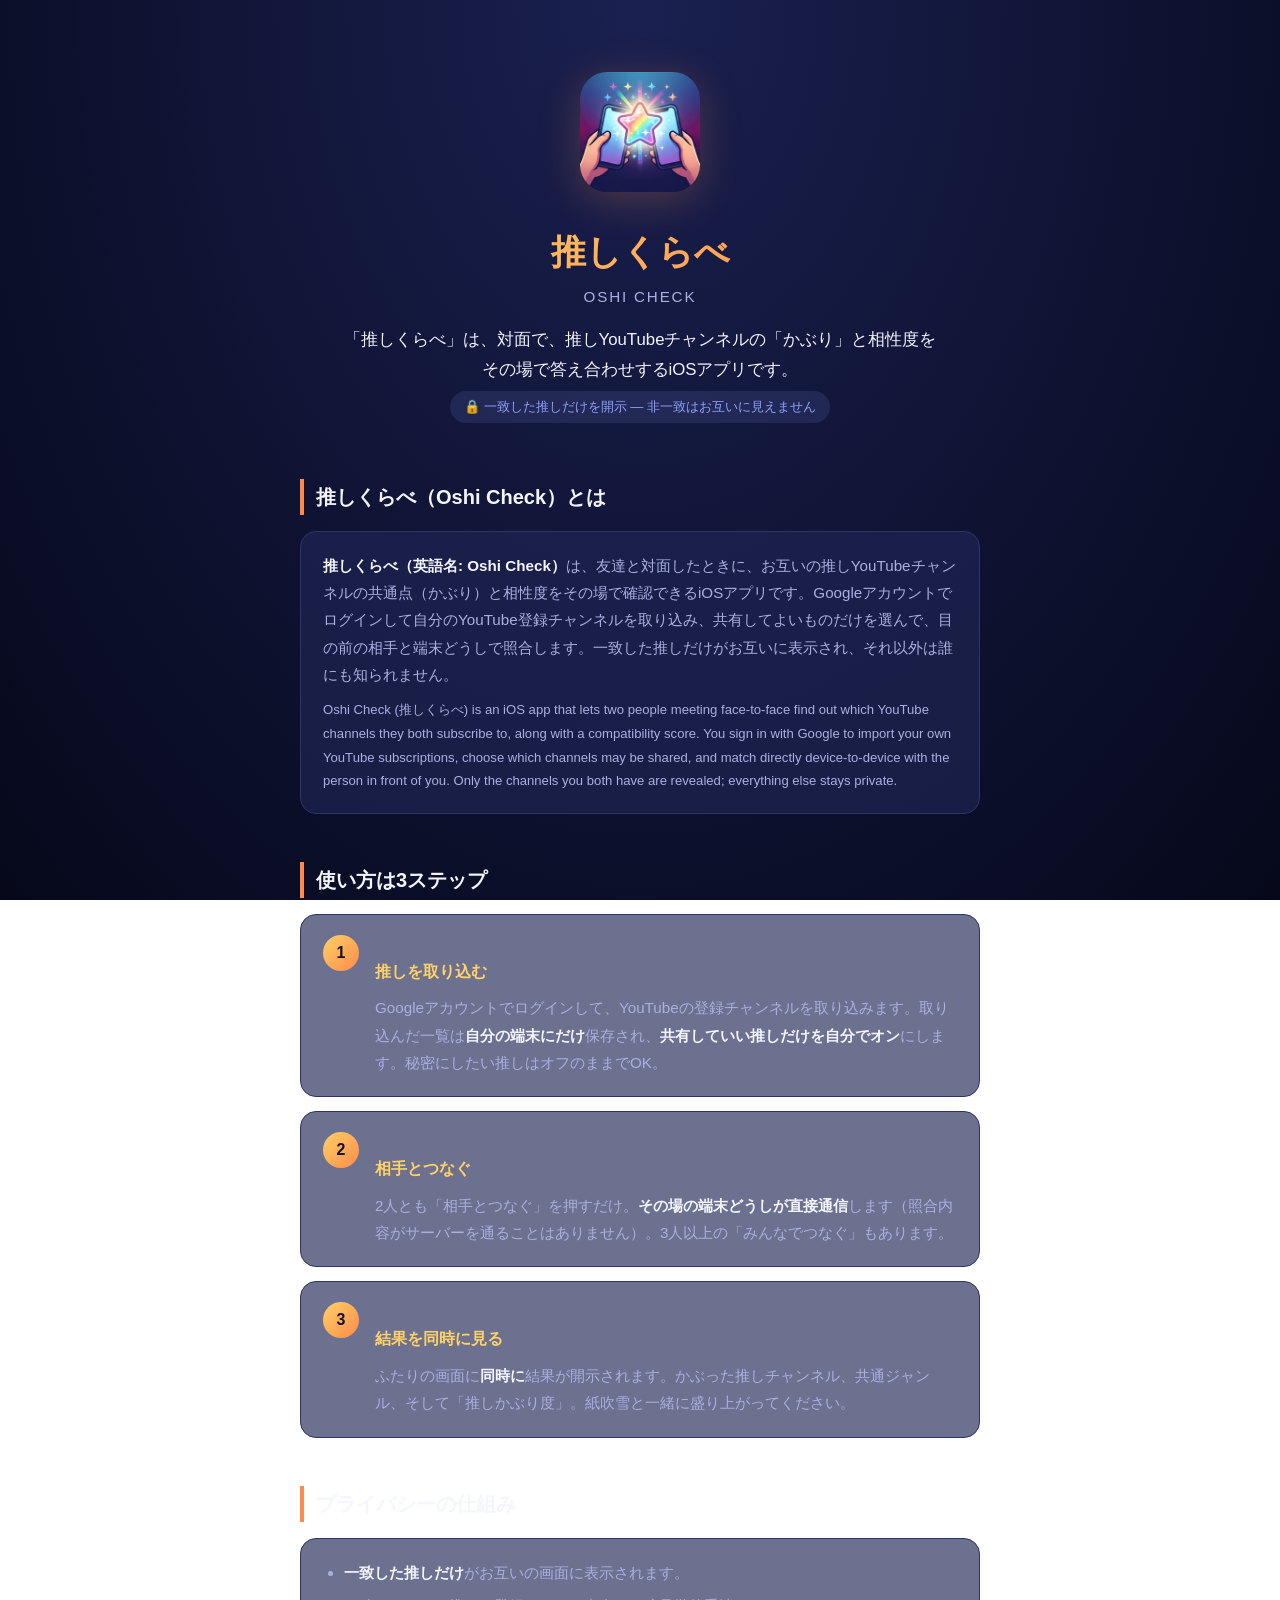
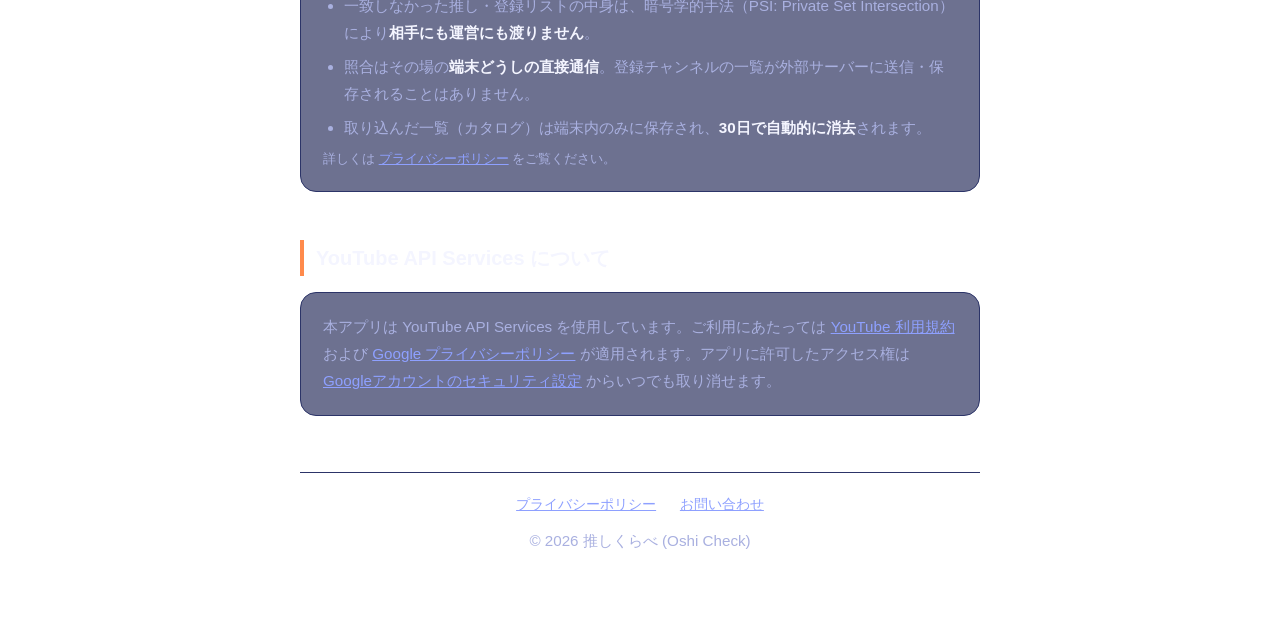
<file: index.html>
<!DOCTYPE html>
<html lang="ja">
<head>
  <meta charset="UTF-8">
  <meta name="viewport" content="width=device-width, initial-scale=1">
  <title>推しくらべ — ふたりの推しチャンネル答え合わせ (Oshi Check)</title>
  <meta name="description" content="対面で、推しYouTubeチャンネルの「かぶり」と相性度をその場で答え合わせ。一致しなかった推しはお互いに見えない、プライバシー第一のiOSアプリ。">
  <link rel="icon" href="icon.png">
  <link rel="stylesheet" href="style.css">
</head>
<body>
<main>
  <header class="hero">
    <img class="icon" src="icon.png" alt="推しくらべのアプリアイコン">
    <h1>推しくらべ</h1>
    <div class="en">OSHI CHECK</div>
    <p class="tagline">「推しくらべ」は、対面で、推しYouTubeチャンネルの「かぶり」と相性度を<br>その場で答え合わせするiOSアプリです。</p>
    <span class="privacy-badge">🔒 一致した推しだけを開示 — 非一致はお互いに見えません</span>
  </header>

  <h2>推しくらべ（Oshi Check）とは</h2>
  <div class="card">
    <p><strong>推しくらべ（英語名: Oshi Check）</strong>は、友達と対面したときに、お互いの推しYouTubeチャンネルの共通点（かぶり）と相性度をその場で確認できるiOSアプリです。Googleアカウントでログインして自分のYouTube登録チャンネルを取り込み、共有してよいものだけを選んで、目の前の相手と端末どうしで照合します。一致した推しだけがお互いに表示され、それ以外は誰にも知られません。</p>
    <p class="small" lang="en" style="margin-top:10px">Oshi Check (推しくらべ) is an iOS app that lets two people meeting face-to-face find out which YouTube channels they both subscribe to, along with a compatibility score. You sign in with Google to import your own YouTube subscriptions, choose which channels may be shared, and match directly device-to-device with the person in front of you. Only the channels you both have are revealed; everything else stays private.</p>
  </div>

  <h2>使い方は3ステップ</h2>
  <div class="card step">
    <div class="num">1</div>
    <div>
      <h3>推しを取り込む</h3>
      <p>Googleアカウントでログインして、YouTubeの登録チャンネルを取り込みます。取り込んだ一覧は<strong>自分の端末にだけ</strong>保存され、<strong>共有していい推しだけを自分でオン</strong>にします。秘密にしたい推しはオフのままでOK。</p>
    </div>
  </div>
  <div class="card step">
    <div class="num">2</div>
    <div>
      <h3>相手とつなぐ</h3>
      <p>2人とも「相手とつなぐ」を押すだけ。<strong>その場の端末どうしが直接通信</strong>します（照合内容がサーバーを通ることはありません）。3人以上の「みんなでつなぐ」もあります。</p>
    </div>
  </div>
  <div class="card step">
    <div class="num">3</div>
    <div>
      <h3>結果を同時に見る</h3>
      <p>ふたりの画面に<strong>同時に</strong>結果が開示されます。かぶった推しチャンネル、共通ジャンル、そして「推しかぶり度」。紙吹雪と一緒に盛り上がってください。</p>
    </div>
  </div>

  <h2>プライバシーの仕組み</h2>
  <div class="card">
    <ul>
      <li><strong>一致した推しだけ</strong>がお互いの画面に表示されます。</li>
      <li>一致しなかった推し・登録リストの中身は、暗号学的手法（PSI: Private Set Intersection）により<strong>相手にも運営にも渡りません</strong>。</li>
      <li>照合はその場の<strong>端末どうしの直接通信</strong>。登録チャンネルの一覧が外部サーバーに送信・保存されることはありません。</li>
      <li>取り込んだ一覧（カタログ）は端末内のみに保存され、<strong>30日で自動的に消去</strong>されます。</li>
    </ul>
    <p class="small">詳しくは <a href="privacy.html">プライバシーポリシー</a> をご覧ください。</p>
  </div>

  <h2>YouTube API Services について</h2>
  <div class="card">
    <p>本アプリは YouTube API Services を使用しています。ご利用にあたっては <a href="https://www.youtube.com/t/terms" target="_blank" rel="noopener">YouTube 利用規約</a> および <a href="https://policies.google.com/privacy" target="_blank" rel="noopener">Google プライバシーポリシー</a> が適用されます。アプリに許可したアクセス権は <a href="https://myaccount.google.com/permissions" target="_blank" rel="noopener">Googleアカウントのセキュリティ設定</a> からいつでも取り消せます。</p>
  </div>

  <footer>
    <a href="privacy.html">プライバシーポリシー</a>
    <a href="mailto:nanana03info@gmail.com">お問い合わせ</a>
    <p style="margin-top:10px">© 2026 推しくらべ (Oshi Check)</p>
  </footer>
</main>
</body>
</html>
</file>
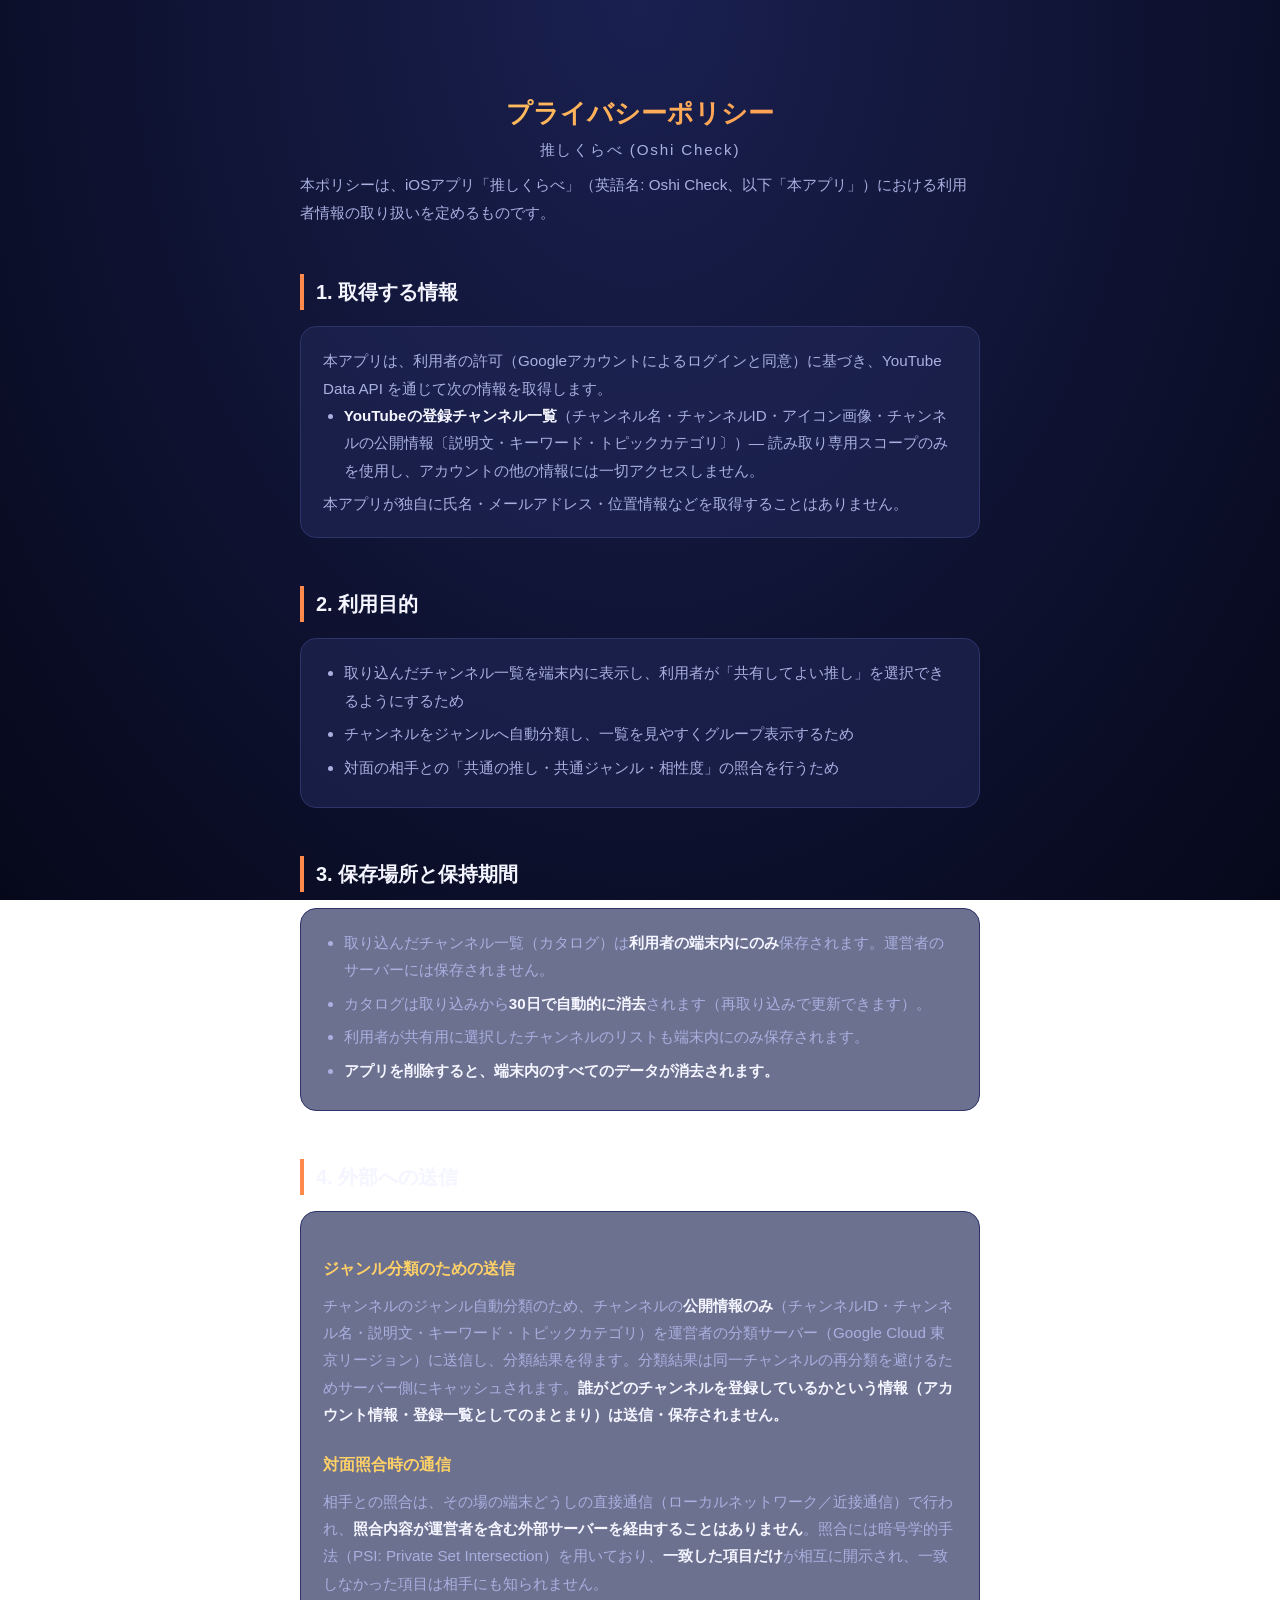
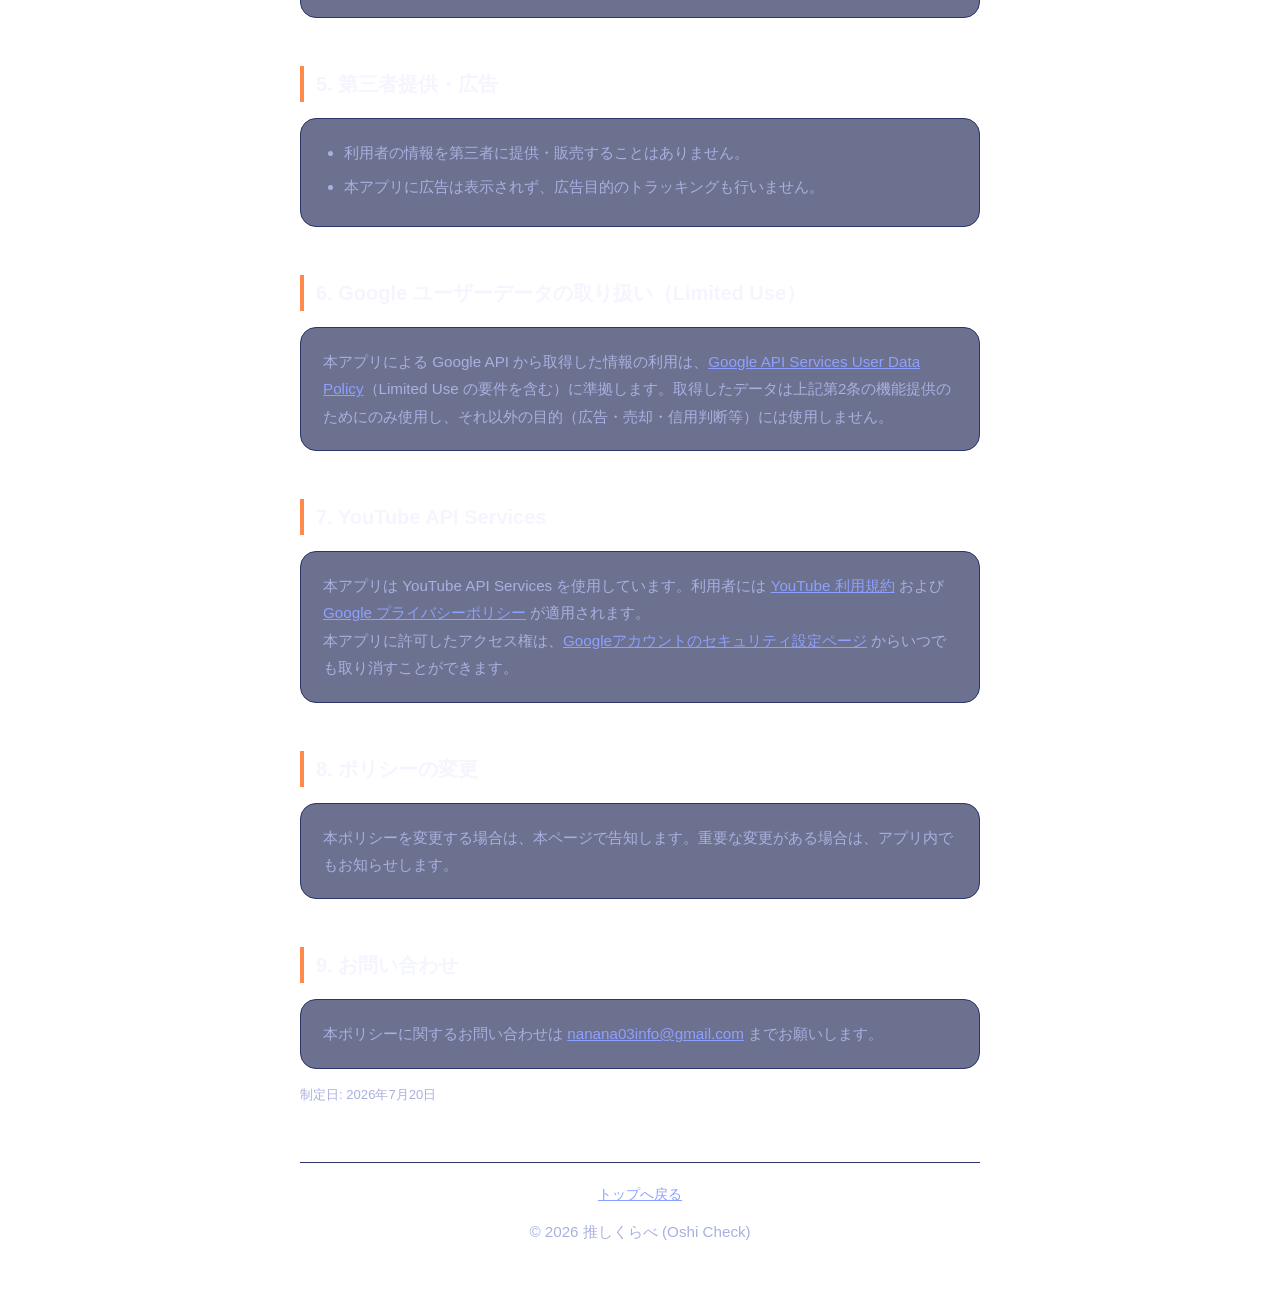
<file: privacy.html>
<!DOCTYPE html>
<html lang="ja">
<head>
  <meta charset="UTF-8">
  <meta name="viewport" content="width=device-width, initial-scale=1">
  <title>プライバシーポリシー — 推しくらべ (Oshi Check)</title>
  <link rel="icon" href="icon.png">
  <link rel="stylesheet" href="style.css">
</head>
<body>
<main>
  <header class="hero">
    <h1 style="font-size:1.6rem">プライバシーポリシー</h1>
    <div class="en">推しくらべ (Oshi Check)</div>
  </header>

  <p>本ポリシーは、iOSアプリ「推しくらべ」（英語名: Oshi Check、以下「本アプリ」）における利用者情報の取り扱いを定めるものです。</p>

  <h2>1. 取得する情報</h2>
  <div class="card">
    <p>本アプリは、利用者の許可（Googleアカウントによるログインと同意）に基づき、YouTube Data API を通じて次の情報を取得します。</p>
    <ul>
      <li><strong>YouTubeの登録チャンネル一覧</strong>（チャンネル名・チャンネルID・アイコン画像・チャンネルの公開情報〔説明文・キーワード・トピックカテゴリ〕）— 読み取り専用スコープのみを使用し、アカウントの他の情報には一切アクセスしません。</li>
    </ul>
    <p>本アプリが独自に氏名・メールアドレス・位置情報などを取得することはありません。</p>
  </div>

  <h2>2. 利用目的</h2>
  <div class="card">
    <ul>
      <li>取り込んだチャンネル一覧を端末内に表示し、利用者が「共有してよい推し」を選択できるようにするため</li>
      <li>チャンネルをジャンルへ自動分類し、一覧を見やすくグループ表示するため</li>
      <li>対面の相手との「共通の推し・共通ジャンル・相性度」の照合を行うため</li>
    </ul>
  </div>

  <h2>3. 保存場所と保持期間</h2>
  <div class="card">
    <ul>
      <li>取り込んだチャンネル一覧（カタログ）は<strong>利用者の端末内にのみ</strong>保存されます。運営者のサーバーには保存されません。</li>
      <li>カタログは取り込みから<strong>30日で自動的に消去</strong>されます（再取り込みで更新できます）。</li>
      <li>利用者が共有用に選択したチャンネルのリストも端末内にのみ保存されます。</li>
      <li><strong>アプリを削除すると、端末内のすべてのデータが消去されます。</strong></li>
    </ul>
  </div>

  <h2>4. 外部への送信</h2>
  <div class="card">
    <h3>ジャンル分類のための送信</h3>
    <p>チャンネルのジャンル自動分類のため、チャンネルの<strong>公開情報のみ</strong>（チャンネルID・チャンネル名・説明文・キーワード・トピックカテゴリ）を運営者の分類サーバー（Google Cloud 東京リージョン）に送信し、分類結果を得ます。分類結果は同一チャンネルの再分類を避けるためサーバー側にキャッシュされます。<strong>誰がどのチャンネルを登録しているかという情報（アカウント情報・登録一覧としてのまとまり）は送信・保存されません。</strong></p>
    <h3>対面照合時の通信</h3>
    <p>相手との照合は、その場の端末どうしの直接通信（ローカルネットワーク／近接通信）で行われ、<strong>照合内容が運営者を含む外部サーバーを経由することはありません</strong>。照合には暗号学的手法（PSI: Private Set Intersection）を用いており、<strong>一致した項目だけ</strong>が相互に開示され、一致しなかった項目は相手にも知られません。</p>
  </div>

  <h2>5. 第三者提供・広告</h2>
  <div class="card">
    <ul>
      <li>利用者の情報を第三者に提供・販売することはありません。</li>
      <li>本アプリに広告は表示されず、広告目的のトラッキングも行いません。</li>
    </ul>
  </div>

  <h2>6. Google ユーザーデータの取り扱い（Limited Use）</h2>
  <div class="card">
    <p>本アプリによる Google API から取得した情報の利用は、<a href="https://developers.google.com/terms/api-services-user-data-policy" target="_blank" rel="noopener">Google API Services User Data Policy</a>（Limited Use の要件を含む）に準拠します。取得したデータは上記第2条の機能提供のためにのみ使用し、それ以外の目的（広告・売却・信用判断等）には使用しません。</p>
  </div>

  <h2>7. YouTube API Services</h2>
  <div class="card">
    <p>本アプリは YouTube API Services を使用しています。利用者には <a href="https://www.youtube.com/t/terms" target="_blank" rel="noopener">YouTube 利用規約</a> および <a href="https://policies.google.com/privacy" target="_blank" rel="noopener">Google プライバシーポリシー</a> が適用されます。</p>
    <p>本アプリに許可したアクセス権は、<a href="https://myaccount.google.com/permissions" target="_blank" rel="noopener">Googleアカウントのセキュリティ設定ページ</a> からいつでも取り消すことができます。</p>
  </div>

  <h2>8. ポリシーの変更</h2>
  <div class="card">
    <p>本ポリシーを変更する場合は、本ページで告知します。重要な変更がある場合は、アプリ内でもお知らせします。</p>
  </div>

  <h2>9. お問い合わせ</h2>
  <div class="card">
    <p>本ポリシーに関するお問い合わせは <a href="mailto:nanana03info@gmail.com">nanana03info@gmail.com</a> までお願いします。</p>
  </div>

  <p class="small">制定日: 2026年7月20日</p>

  <footer>
    <a href="index.html">トップへ戻る</a>
    <p style="margin-top:10px">© 2026 推しくらべ (Oshi Check)</p>
  </footer>
</main>
</body>
</html>
</file>
<file: style.css>
:root {
  --bg: #0E1230;
  --bg2: #06081A;
  --card: #1F2555;
  --ink: #F4F5FF;
  --sub: #A9B0E0;
  --accent: #FF8A4C;
  --accent2: #FFD166;
  --good: #5CE1A6;
  --lock: #8EA0FF;
}
* { margin: 0; padding: 0; box-sizing: border-box; }
body {
  background: radial-gradient(ellipse at top, #1A2050, var(--bg2)) fixed;
  color: var(--ink);
  font-family: "Hiragino Sans", "Hiragino Kaku Gothic ProN", "Yu Gothic", sans-serif;
  line-height: 1.8;
}
main { max-width: 720px; margin: 0 auto; padding: 32px 20px 64px; }
header.hero { text-align: center; padding: 40px 0 8px; }
.hero img.icon {
  width: 120px; height: 120px; border-radius: 27px;
  box-shadow: 0 8px 40px rgba(255, 138, 76, .25);
}
h1 {
  font-size: 2.2rem; margin-top: 18px;
  background: linear-gradient(135deg, var(--accent2), var(--accent));
  -webkit-background-clip: text; background-clip: text; color: transparent;
}
.hero .en { color: var(--sub); font-size: .95rem; letter-spacing: .12em; }
.hero .tagline { margin-top: 14px; color: var(--ink); font-size: 1.05rem; }
h2 {
  font-size: 1.25rem; margin: 48px 0 16px;
  padding-left: 12px; border-left: 4px solid var(--accent);
}
h3 { font-size: 1.02rem; margin: 22px 0 8px; color: var(--accent2); }
p, li { color: var(--sub); font-size: .95rem; }
strong { color: var(--ink); }
.card {
  background: rgba(31, 37, 85, .65); border: 1px solid #2C3468;
  border-radius: 16px; padding: 20px 22px; margin-bottom: 14px;
}
.step { display: flex; gap: 16px; align-items: flex-start; }
.step .num {
  flex: none; width: 36px; height: 36px; border-radius: 50%;
  display: flex; align-items: center; justify-content: center;
  font-weight: 800; color: #141028;
  background: linear-gradient(135deg, var(--accent2), var(--accent));
}
ul { padding-left: 1.3em; }
li { margin-bottom: .4em; }
a { color: var(--lock); }
.privacy-badge {
  display: inline-block; margin-top: 6px; padding: 4px 14px;
  border-radius: 999px; background: rgba(142, 160, 255, .12);
  color: var(--lock); font-size: .82rem;
}
footer {
  margin-top: 56px; padding-top: 20px; border-top: 1px solid #2C3468;
  color: var(--sub); font-size: .85rem; text-align: center;
}
footer a { margin: 0 10px; }
.small { font-size: .82rem; color: var(--sub); }
</file>
